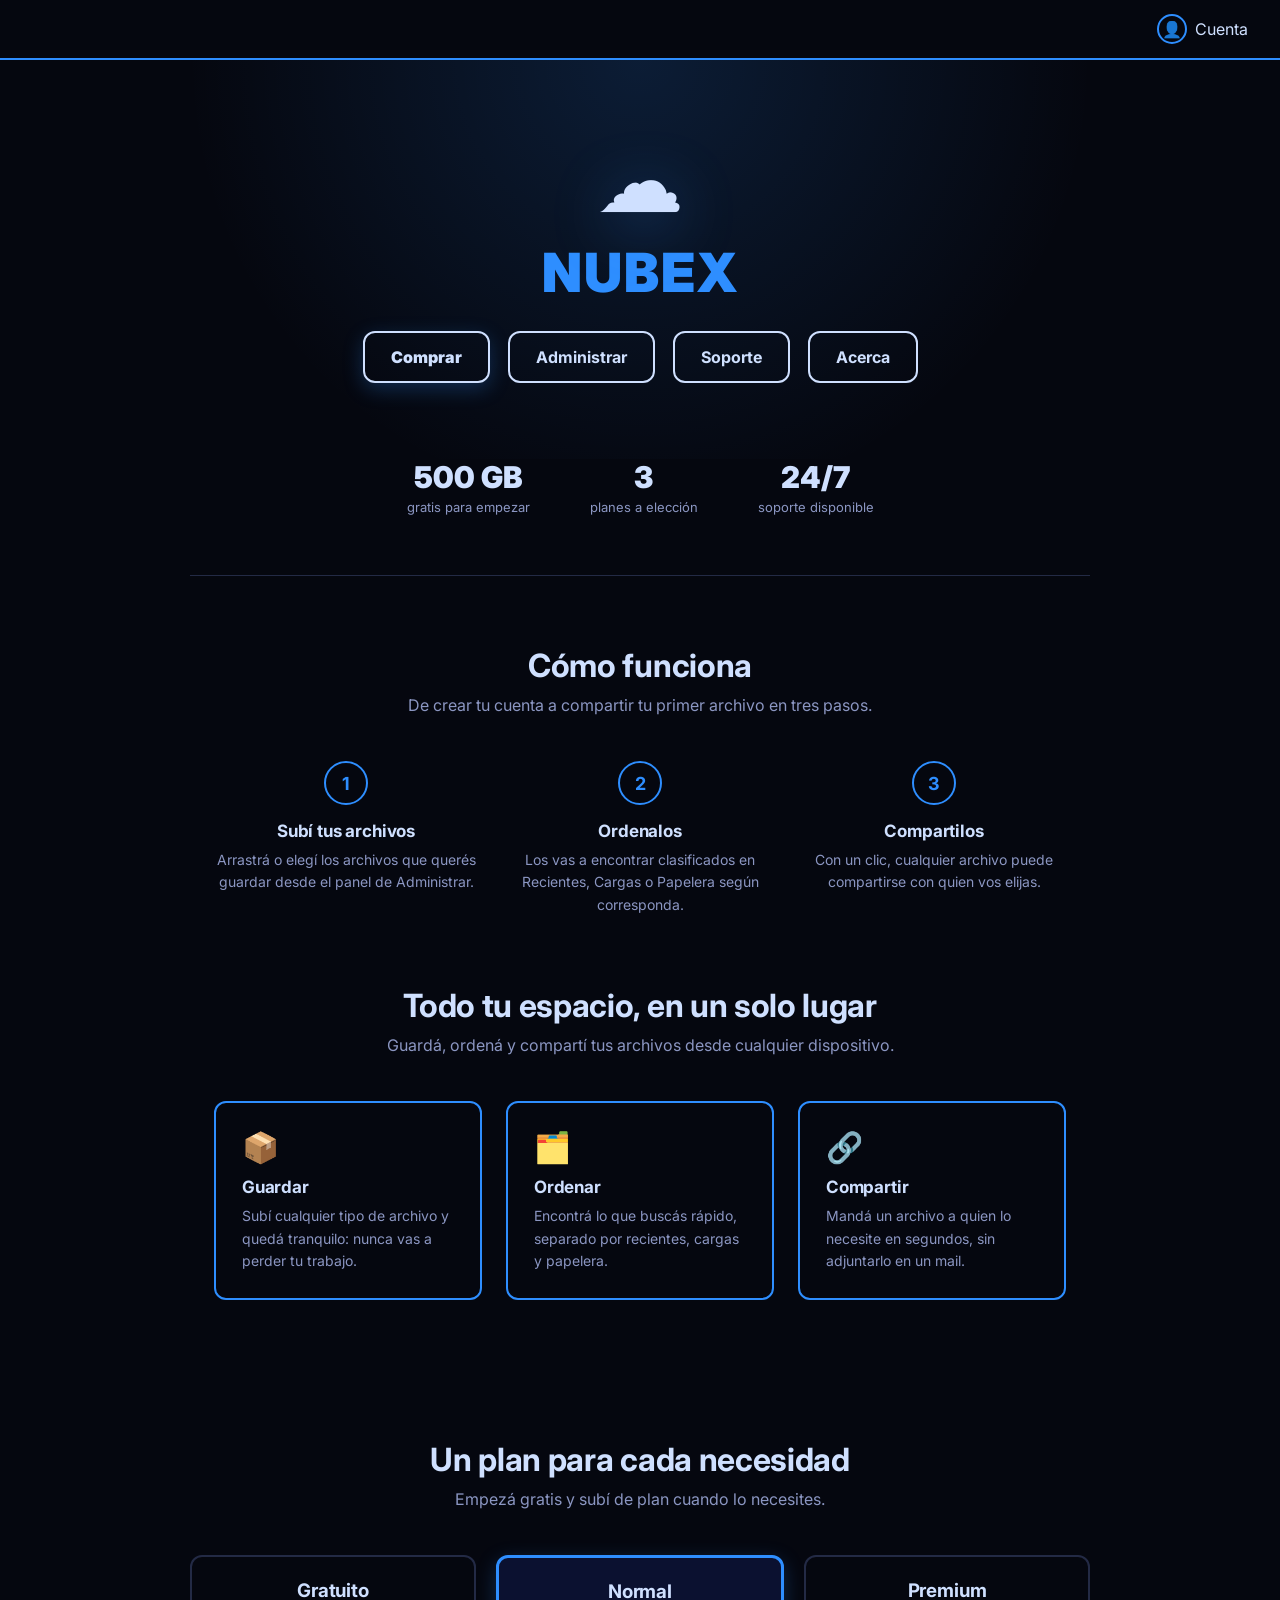
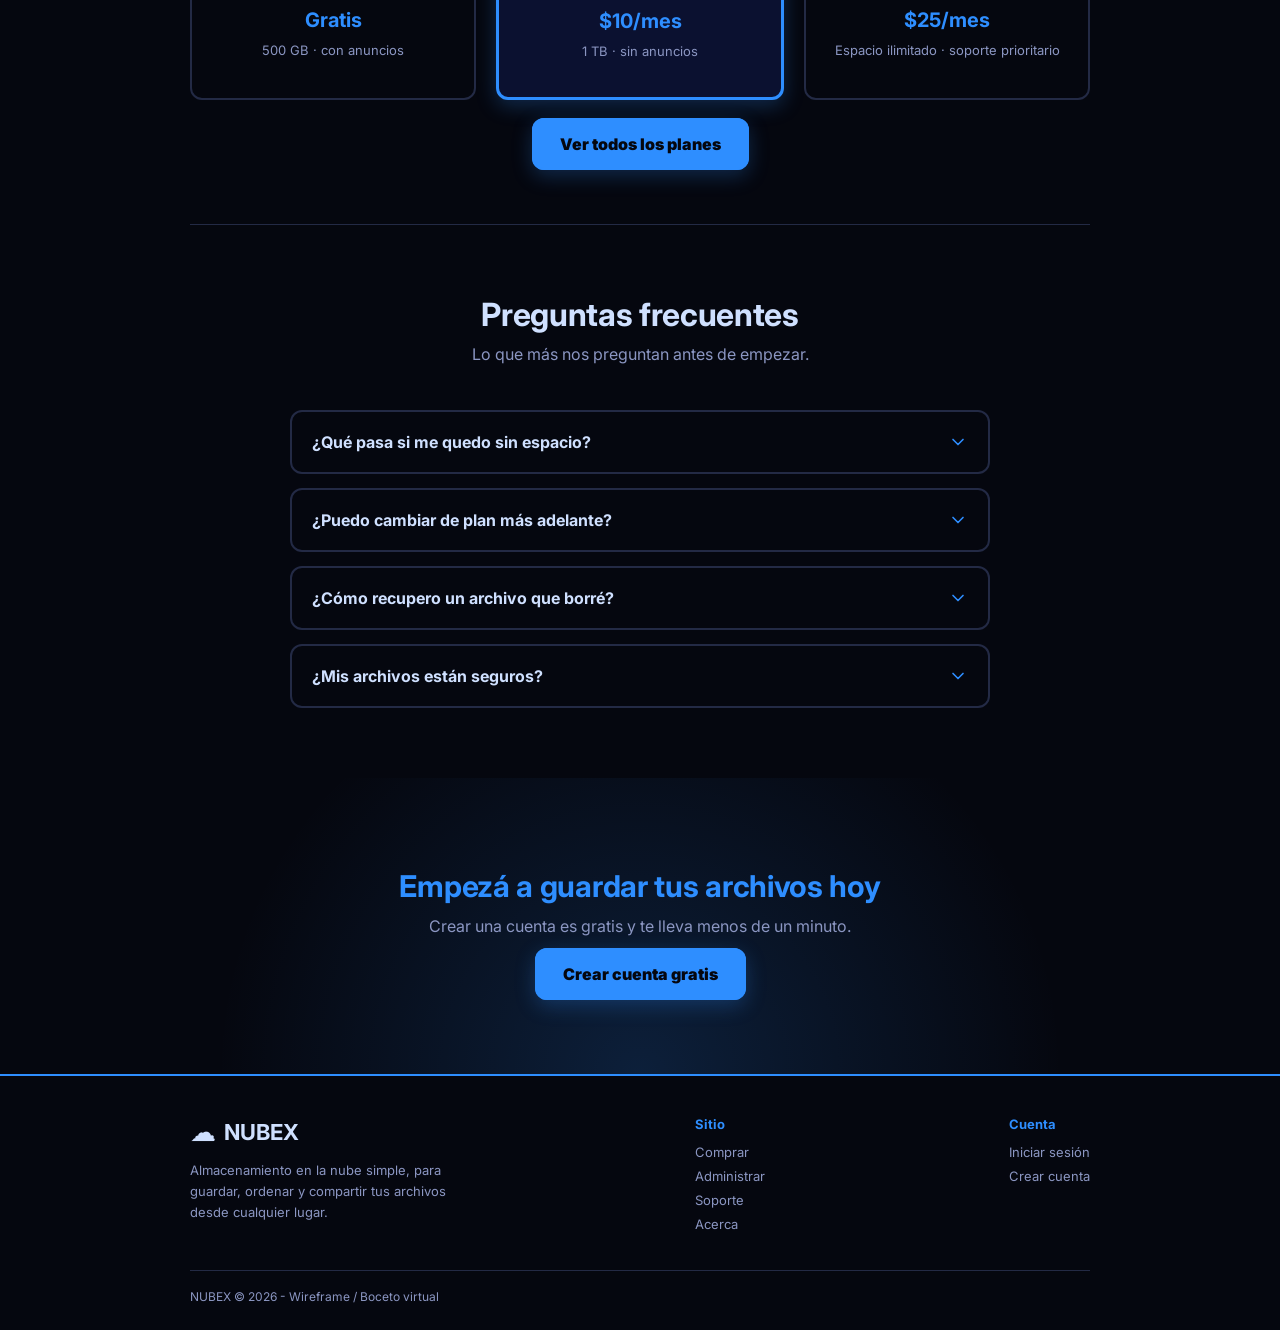
<file: index.html>
<!DOCTYPE html>
<html lang="es">
<head>
  <meta charset="UTF-8">
  <meta name="viewport" content="width=device-width, initial-scale=1.0">
  <title>NUBEX - Almacenamiento en la nube</title>
  <!-- Enlazamos la hoja de estilos compartida -->
  <link rel="preconnect" href="https://fonts.googleapis.com">
  <link rel="preconnect" href="https://fonts.gstatic.com" crossorigin>
  <link href="https://fonts.googleapis.com/css2?family=Inter:wght@400;600;700;900&display=swap" rel="stylesheet">
  <link rel="stylesheet" href="estilos.css">
</head>
<body>

  <!-- Barra superior chica, solo con el icono de cuenta (como en el boceto) -->
  <div class="navbar">
    <div></div>
    <div></div>
    <a href="login.html" class="navbar-cuenta">
      <span class="icono-usuario">👤</span> <span class="etiqueta-cuenta">Cuenta</span>
    </a>
  </div>

  <!-- Contenido central: nube, titulo y botones (hero original, sin cambios) -->
  <div class="inicio-contenedor">
    <div class="inicio-nube">☁️</div>
    <div class="inicio-titulo">NUBEX</div>

    <div class="inicio-botones">
      <a href="comprar.html" class="boton boton-primario">Comprar</a>
      <a href="administrar.html" class="boton">Administrar</a>
      <a href="soporte.html" class="boton">Soporte</a>
      <a href="acerca.html" class="boton">Acerca</a>
    </div>
  </div>

  <!-- Franja de confianza -->
  <div class="franja-confianza">
    <div class="dato">
      <span class="dato-numero">500 GB</span>
      <span class="dato-etiqueta">gratis para empezar</span>
    </div>
    <div class="dato">
      <span class="dato-numero">3</span>
      <span class="dato-etiqueta">planes a elección</span>
    </div>
    <div class="dato">
      <span class="dato-numero">24/7</span>
      <span class="dato-etiqueta">soporte disponible</span>
    </div>
  </div>

  <!-- Como funciona -->
  <div class="seccion-landing">
    <div class="seccion-landing-titulo">
      <h2>Cómo funciona</h2>
      <p>De crear tu cuenta a compartir tu primer archivo en tres pasos.</p>
    </div>
    <div class="pasos-contenedor">
      <div class="paso">
        <div class="paso-numero">1</div>
        <h3>Subí tus archivos</h3>
        <p>Arrastrá o elegí los archivos que querés guardar desde el panel de Administrar.</p>
      </div>
      <div class="paso">
        <div class="paso-numero">2</div>
        <h3>Ordenalos</h3>
        <p>Los vas a encontrar clasificados en Recientes, Cargas o Papelera según corresponda.</p>
      </div>
      <div class="paso">
        <div class="paso-numero">3</div>
        <h3>Compartilos</h3>
        <p>Con un clic, cualquier archivo puede compartirse con quien vos elijas.</p>
      </div>
    </div>
  </div>

  <!-- Beneficios -->
  <div class="seccion-landing seccion-landing-sin-borde">
    <div class="seccion-landing-titulo">
      <h2>Todo tu espacio, en un solo lugar</h2>
      <p>Guardá, ordená y compartí tus archivos desde cualquier dispositivo.</p>
    </div>
    <div class="beneficios-contenedor">
      <div class="beneficio-tarjeta">
        <div class="beneficio-icono">📦</div>
        <h3>Guardar</h3>
        <p>Subí cualquier tipo de archivo y quedá tranquilo: nunca vas a perder tu trabajo.</p>
      </div>
      <div class="beneficio-tarjeta">
        <div class="beneficio-icono">🗂️</div>
        <h3>Ordenar</h3>
        <p>Encontrá lo que buscás rápido, separado por recientes, cargas y papelera.</p>
      </div>
      <div class="beneficio-tarjeta">
        <div class="beneficio-icono">🔗</div>
        <h3>Compartir</h3>
        <p>Mandá un archivo a quien lo necesite en segundos, sin adjuntarlo en un mail.</p>
      </div>
    </div>
  </div>

  <!-- Resumen de planes -->
  <div class="franja-planes">
    <div class="seccion-landing-titulo">
      <h2>Un plan para cada necesidad</h2>
      <p>Empezá gratis y subí de plan cuando lo necesites.</p>
    </div>
    <div class="franja-planes-tarjetas">
      <div class="plan-mini">
        <h3>Gratuito</h3>
        <div class="plan-mini-precio">Gratis</div>
        <div class="plan-mini-detalle">500 GB · con anuncios</div>
      </div>
      <div class="plan-mini destacado">
        <h3>Normal</h3>
        <div class="plan-mini-precio">$10/mes</div>
        <div class="plan-mini-detalle">1 TB · sin anuncios</div>
      </div>
      <div class="plan-mini">
        <h3>Premium</h3>
        <div class="plan-mini-precio">$25/mes</div>
        <div class="plan-mini-detalle">Espacio ilimitado · soporte prioritario</div>
      </div>
    </div>
    <div class="franja-planes-cta">
      <a href="comprar.html" class="boton boton-primario">Ver todos los planes</a>
    </div>
  </div>

  <!-- Preguntas frecuentes -->
  <div class="seccion-landing">
    <div class="seccion-landing-titulo">
      <h2>Preguntas frecuentes</h2>
      <p>Lo que más nos preguntan antes de empezar.</p>
    </div>
    <div class="faq-contenedor">
      <details class="faq-item">
        <summary>
          ¿Qué pasa si me quedo sin espacio?
          <svg class="faq-flecha" viewBox="0 0 24 24" fill="none" aria-hidden="true">
            <path d="M6 9l6 6 6-6" stroke="currentColor" stroke-width="2" stroke-linecap="round" stroke-linejoin="round"/>
          </svg>
        </summary>
        <p>Te avisamos antes de que se llene. Podés borrar archivos de la papelera o mejorar tu plan en cualquier momento desde Comprar.</p>
      </details>
      <details class="faq-item">
        <summary>
          ¿Puedo cambiar de plan más adelante?
          <svg class="faq-flecha" viewBox="0 0 24 24" fill="none" aria-hidden="true">
            <path d="M6 9l6 6 6-6" stroke="currentColor" stroke-width="2" stroke-linecap="round" stroke-linejoin="round"/>
          </svg>
        </summary>
        <p>Sí, podés subir o bajar de plan cuando quieras desde la sección Comprar. El espacio se actualiza al instante.</p>
      </details>
      <details class="faq-item">
        <summary>
          ¿Cómo recupero un archivo que borré?
          <svg class="faq-flecha" viewBox="0 0 24 24" fill="none" aria-hidden="true">
            <path d="M6 9l6 6 6-6" stroke="currentColor" stroke-width="2" stroke-linecap="round" stroke-linejoin="round"/>
          </svg>
        </summary>
        <p>Mientras no lo borres definitivamente, va a estar esperándote en la sección Papelera del panel de Administrar.</p>
      </details>
      <details class="faq-item">
        <summary>
          ¿Mis archivos están seguros?
          <svg class="faq-flecha" viewBox="0 0 24 24" fill="none" aria-hidden="true">
            <path d="M6 9l6 6 6-6" stroke="currentColor" stroke-width="2" stroke-linecap="round" stroke-linejoin="round"/>
          </svg>
        </summary>
        <p>Este sitio es un trabajo práctico educativo: guarda todo en el almacenamiento local de tu propio navegador, no en un servidor real.</p>
      </details>
    </div>
  </div>

  <!-- Llamado a la accion final -->
  <div class="cta-final">
    <h2>Empezá a guardar tus archivos hoy</h2>
    <p>Crear una cuenta es gratis y te lleva menos de un minuto.</p>
    <a href="registro.html" class="boton boton-primario">Crear cuenta gratis</a>
  </div>

  <!-- Pie de pagina -->
  <div class="pie-pagina-landing">
    <div class="pie-pagina-landing-columnas">
      <div class="pie-pagina-landing-marca">
        <a href="index.html" class="navbar-logo">
          <span class="icono-nube">☁️</span> NUBEX
        </a>
        <p>Almacenamiento en la nube simple, para guardar, ordenar y compartir tus archivos desde cualquier lugar.</p>
      </div>
      <div class="pie-pagina-landing-links">
        <h4>Sitio</h4>
        <a href="comprar.html">Comprar</a>
        <a href="administrar.html">Administrar</a>
        <a href="soporte.html">Soporte</a>
        <a href="acerca.html">Acerca</a>
      </div>
      <div class="pie-pagina-landing-links">
        <h4>Cuenta</h4>
        <a href="login.html">Iniciar sesión</a>
        <a href="registro.html">Crear cuenta</a>
      </div>
    </div>
    <div class="pie-pagina-landing-copy">
      NUBEX © 2026 - Wireframe / Boceto virtual
    </div>
  </div>

  <script src="comun.js"></script>
</body>
</html>
</file>
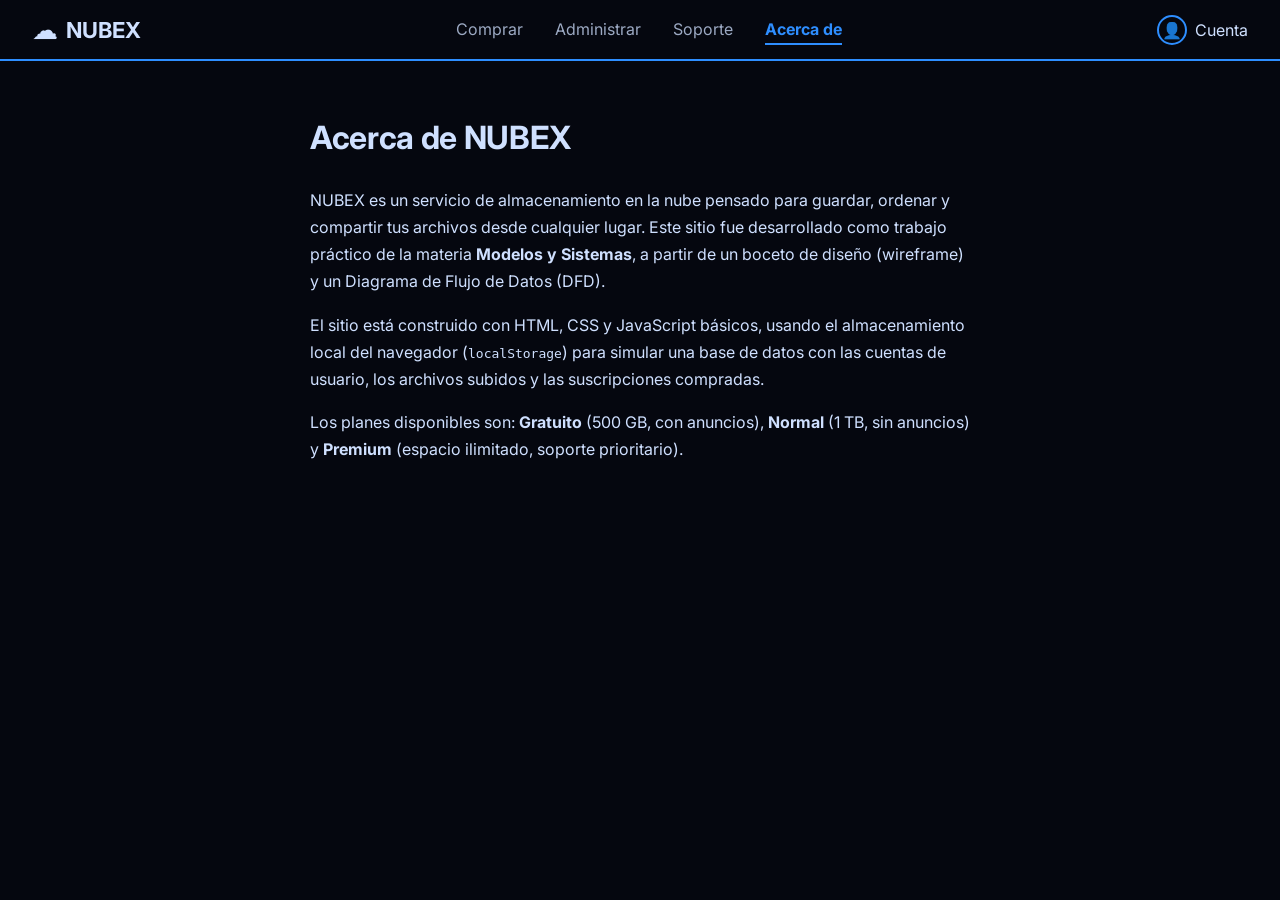
<file: acerca.html>
<!DOCTYPE html>
<html lang="es">
<head>
  <meta charset="UTF-8">
  <meta name="viewport" content="width=device-width, initial-scale=1.0">
  <title>NUBEX - Acerca de</title>
  <link rel="preconnect" href="https://fonts.googleapis.com">
  <link rel="preconnect" href="https://fonts.gstatic.com" crossorigin>
  <link href="https://fonts.googleapis.com/css2?family=Inter:wght@400;600;700;900&display=swap" rel="stylesheet">
  <link rel="stylesheet" href="estilos.css">
</head>
<body>

  <div class="navbar">
    <a href="index.html" class="navbar-logo">
      <span class="icono-nube">☁️</span> NUBEX
    </a>
    <div class="navbar-links">
      <a href="comprar.html">Comprar</a>
      <a href="administrar.html">Administrar</a>
      <a href="soporte.html">Soporte</a>
      <a href="acerca.html" class="activo">Acerca de</a>
    </div>
    <a href="login.html" class="navbar-cuenta">
      <span class="icono-usuario">👤</span> <span class="etiqueta-cuenta">Cuenta</span>
    </a>
  </div>

  <div class="acerca-contenedor">
    <h1>Acerca de NUBEX</h1>
    <p>
      NUBEX es un servicio de almacenamiento en la nube pensado para guardar,
      ordenar y compartir tus archivos desde cualquier lugar. Este sitio fue
      desarrollado como trabajo práctico de la materia <strong>Modelos y
      Sistemas</strong>, a partir de un boceto de diseño (wireframe) y un
      Diagrama de Flujo de Datos (DFD).
    </p>
    <p>
      El sitio está construido con HTML, CSS y JavaScript básicos, usando el
      almacenamiento local del navegador (<code>localStorage</code>) para
      simular una base de datos con las cuentas de usuario, los archivos
      subidos y las suscripciones compradas.
    </p>
    <p>
      Los planes disponibles son: <strong>Gratuito</strong> (500 GB, con
      anuncios), <strong>Normal</strong> (1 TB, sin anuncios) y
      <strong>Premium</strong> (espacio ilimitado, soporte prioritario).
    </p>
  </div>

  <script src="comun.js"></script>
</body>
</html>
</file>
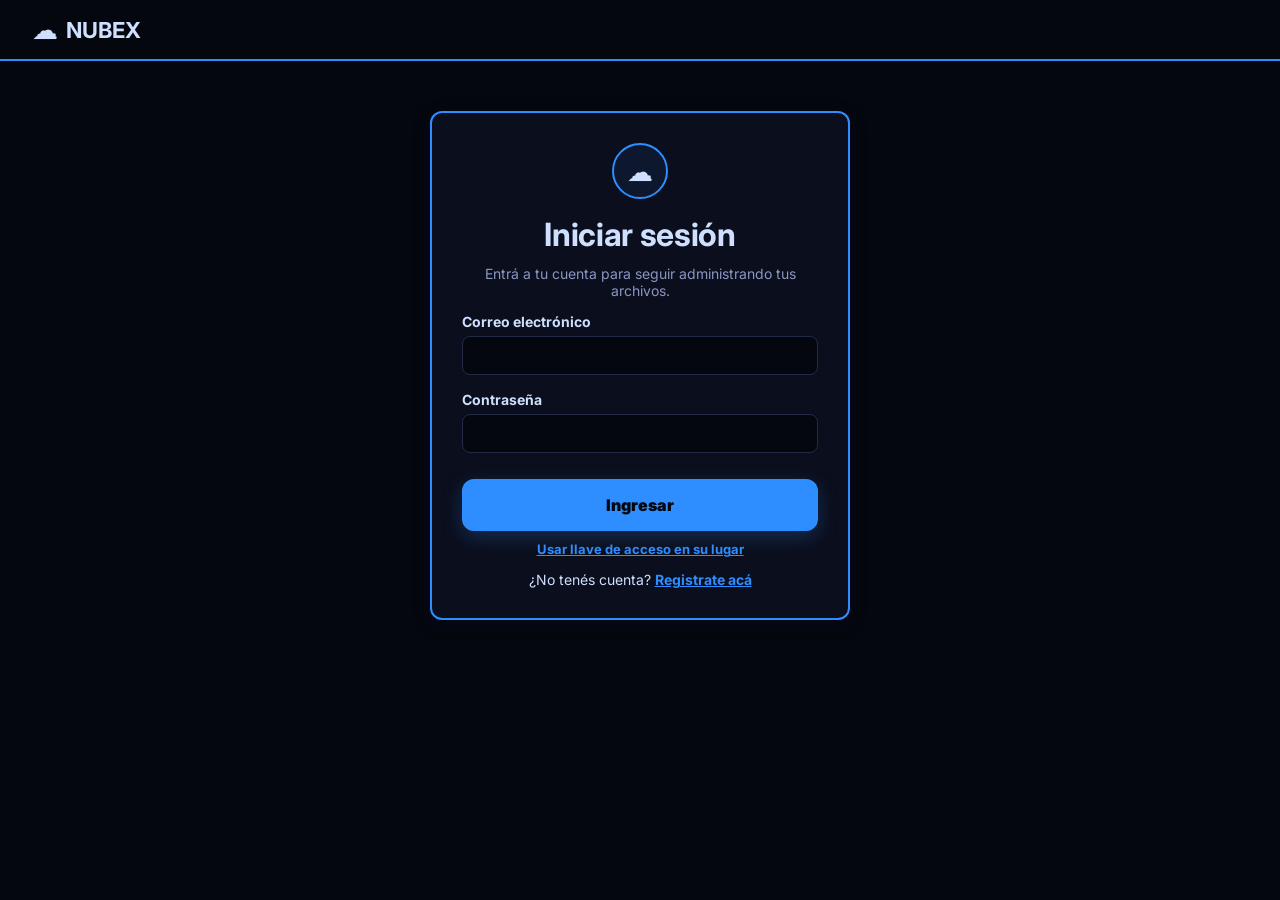
<file: comprar.html>
<!DOCTYPE html>
<html lang="es">
<head>
  <meta charset="UTF-8">
  <!-- Si no hay sesion iniciada, redirige a login.html ANTES de que
       se dibuje nada de esta pagina (evita que se pueda usar sin cuenta) -->
  <script>
    if (!localStorage.getItem("nubex_sesion")) {
      window.location.replace("login.html");
    }
  </script>
  <meta name="viewport" content="width=device-width, initial-scale=1.0">
  <title>NUBEX - Comprar</title>
  <link rel="preconnect" href="https://fonts.googleapis.com">
  <link rel="preconnect" href="https://fonts.gstatic.com" crossorigin>
  <link href="https://fonts.googleapis.com/css2?family=Inter:wght@400;600;700;900&display=swap" rel="stylesheet">
  <link rel="stylesheet" href="estilos.css">
</head>
<body>

  <!-- Barra de navegacion superior, igual en todas las paginas internas -->
  <div class="navbar">
    <a href="index.html" class="navbar-logo">
      <span class="icono-nube">☁️</span> NUBEX
    </a>
    <div class="navbar-links">
      <a href="comprar.html" class="activo">Comprar</a>
      <a href="administrar.html">Administrar</a>
      <a href="soporte.html">Soporte</a>
      <a href="acerca.html">Acerca</a>
    </div>
    <a href="login.html" class="navbar-cuenta">
      <span class="icono-usuario">👤</span> <span class="etiqueta-cuenta">Cuenta</span>
    </a>
  </div>

  <!-- Las 3 tarjetas de planes. Cada boton tiene "data-plan" con el
       nombre exacto del plan, que usa script.js para saber cual elegiste -->
  <div class="planes-contenedor">

    <div class="plan-tarjeta">
      <h2>Plan Normal</h2>
      <hr>
      <ul>
        <li>1TB de espacio</li>
        <li>Soporte no prioritario</li>
        <li>Libre de anuncios</li>
      </ul>
      <div class="plan-precio">$10/mes &nbsp;•&nbsp; $90/año</div>
      <button class="boton boton-primario boton-elegir-plan plan-elegir" data-plan="Plan Normal">
        Elegir plan
      </button>
    </div>

    <div class="plan-tarjeta">
      <h2>Plan Premium</h2>
      <hr>
      <ul>
        <li>Espacio ilimitado</li>
        <li>Soporte prioritario</li>
        <li>Libre de anuncios</li>
      </ul>
      <div class="plan-precio">$25/mes &nbsp;•&nbsp; $190/año</div>
      <button class="boton boton-primario boton-elegir-plan plan-elegir" data-plan="Plan Premium">
        Elegir plan
      </button>
    </div>

    <div class="plan-tarjeta">
      <h2>Plan Gratuito</h2>
      <hr>
      <ul>
        <li>500 GB de espacio</li>
        <li>Soporte no prioritario</li>
        <li>Con anuncios</li>
      </ul>
      <div class="plan-precio">Gratis</div>
      <button class="boton boton-elegir-plan plan-elegir" data-plan="Plan Gratuito">
        Elegir plan
      </button>
    </div>

  </div>

  <div class="pie-pagina">NUBEX © 2026 - Wireframe / Boceto virtual</div>

  <script src="comun.js"></script>
  <script src="comprar.js"></script>
</body>
</html>
</file>
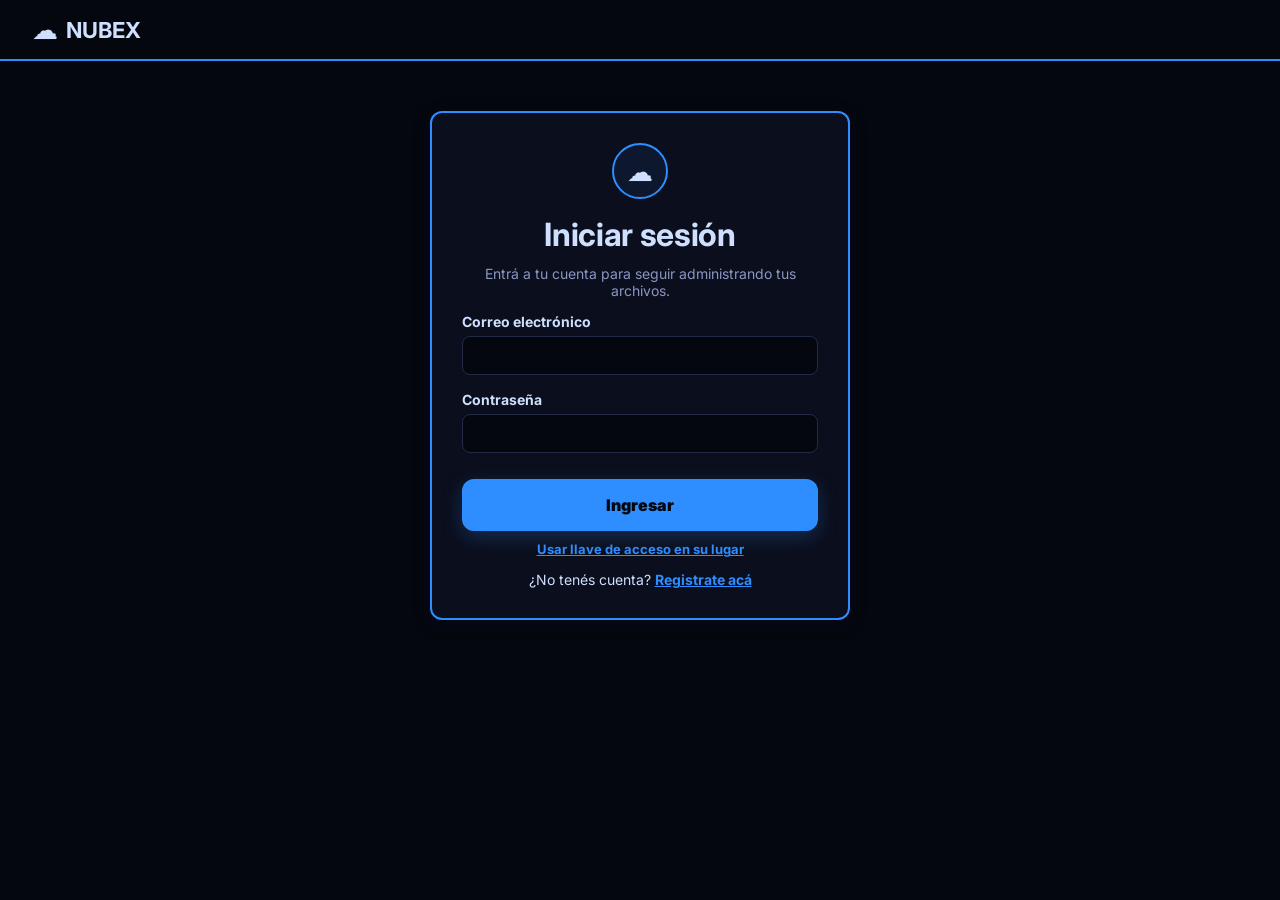
<file: login.html>
<!DOCTYPE html>
<html lang="es">
<head>
  <meta charset="UTF-8">
  <meta name="viewport" content="width=device-width, initial-scale=1.0">
  <title>NUBEX - Iniciar sesión</title>
  <link rel="preconnect" href="https://fonts.googleapis.com">
  <link rel="preconnect" href="https://fonts.gstatic.com" crossorigin>
  <link href="https://fonts.googleapis.com/css2?family=Inter:wght@400;600;700;900&display=swap" rel="stylesheet">
  <link rel="stylesheet" href="estilos.css">
</head>
<body>

  <div class="navbar">
    <a href="index.html" class="navbar-logo">
      <span class="icono-nube">☁️</span> NUBEX
    </a>
    <div class="navbar-links"></div>
    <div></div>
  </div>

  <div class="formulario-contenedor">
    <div class="icono-circular"><span>☁️</span></div>
    <h1>Iniciar sesión</h1>
    <p class="subtitulo">Entrá a tu cuenta para seguir administrando tus archivos.</p>

    <!-- comun.js / login.js escriben aca los mensajes de error o exito -->
    <div id="mensaje-login" class="mensaje"></div>

    <form id="form-login">
      <div class="campo-formulario">
        <label for="correo_electronico">Correo electrónico</label>
        <input type="email" id="correo_electronico" maxlength="70" required>
      </div>

      <div class="campo-formulario">
        <label for="password">Contraseña</label>
        <input type="password" id="password" maxlength="10" required>
      </div>

      <button type="submit" class="boton boton-primario">Ingresar</button>
    </form>

    <!-- Opcion alternativa: entrar con "llave de acceso" en vez de password.
         Arranca oculta: el boton de abajo alterna entre esta y el form de arriba,
         en vez de mostrar las dos formas de entrar apiladas todo el tiempo. -->
    <div id="bloque-llave-acceso" hidden>
      <div class="campo-formulario">
        <label for="llave_acceso">Llave de acceso</label>
        <input type="text" id="llave_acceso" maxlength="30" placeholder="Pegá o escribí tu llave">
      </div>
      <button type="button" id="boton-llave-acceso" class="boton boton-primario">
        Ingresar con llave
      </button>
    </div>

    <button type="button" id="boton-alternar-acceso" class="enlace-alternar">
      Usar llave de acceso en su lugar
    </button>

    <div class="enlace-secundario">
      ¿No tenés cuenta? <a href="registro.html">Registrate acá</a>
    </div>
  </div>

  <script src="comun.js"></script>
  <script src="login.js"></script>
</body>
</html>
</file>
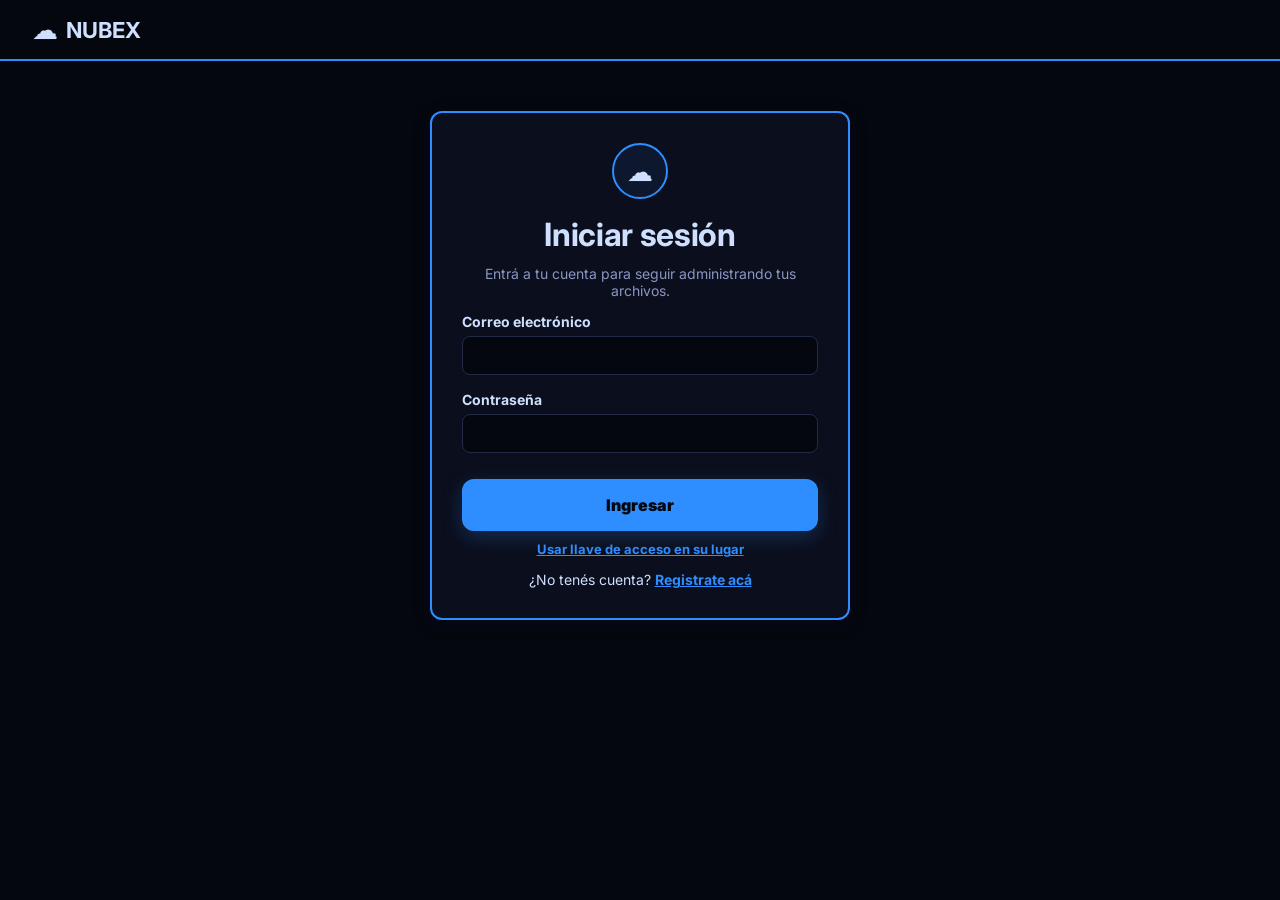
<file: pago.html>
<!DOCTYPE html>
<html lang="es">
<head>
  <meta charset="UTF-8">
  <!-- Si no hay sesion iniciada, redirige a login.html ANTES de que
       se dibuje nada de esta pagina (evita que se pueda usar sin cuenta) -->
  <script>
    if (!localStorage.getItem("nubex_sesion")) {
      window.location.replace("login.html");
    }
  </script>
  <meta name="viewport" content="width=device-width, initial-scale=1.0">
  <title>NUBEX - Pago</title>
  <link rel="preconnect" href="https://fonts.googleapis.com">
  <link rel="preconnect" href="https://fonts.gstatic.com" crossorigin>
  <link href="https://fonts.googleapis.com/css2?family=Inter:wght@400;600;700;900&display=swap" rel="stylesheet">
  <link rel="stylesheet" href="estilos.css">
</head>
<body>

  <div class="navbar">
    <a href="index.html" class="navbar-logo">
      <span class="icono-nube">☁️</span> NUBEX
    </a>
    <div class="navbar-links">
      <a href="comprar.html" class="activo">Comprar</a>
      <a href="administrar.html">Administrar</a>
      <a href="soporte.html">Soporte</a>
      <a href="acerca.html">Acerca</a>
    </div>
    <a href="login.html" class="navbar-cuenta">
      <span class="icono-usuario">👤</span> <span class="etiqueta-cuenta">Cuenta</span>
    </a>
  </div>

  <div class="formulario-contenedor">
    <h1>Finalizar compra</h1>
    <p class="subtitulo">
      Estas suscribiendo al <strong id="etiqueta-plan-elegido">...</strong>
    </p>

    <!-- Este mensaje lo muestra script.js segun si el pago sale bien o mal -->
    <div id="mensaje-pago" class="mensaje"></div>

    <form id="form-pago">

      <div class="campo-formulario">
        <label for="nombre_suscriptor">Nombre del titular</label>
        <input type="text" id="nombre_suscriptor" maxlength="30" required>
      </div>

      <div class="campo-formulario">
        <label for="num_tarjeta">Número de tarjeta (16 dígitos)</label>
        <input
          type="text"
          id="num_tarjeta"
          inputmode="numeric"
          pattern="[0-9]{16}"
          maxlength="16"
          placeholder="0000000000000000"
          required>
      </div>

      <div class="fila-doble">
        <div class="campo-formulario">
          <label for="expir_tarjeta">Vencimiento (MM/AA)</label>
          <input
          type="text"
          id="expir_tarjeta"
          inputmode="numeric"
          pattern="(0[1-9]|1[0-2])\/[0-9]{2}"
          maxlength="5"
          placeholder="MM/AA"
          required>
        </div>
        <div class="campo-formulario">
          <label for="cvv_tarjeta">CVV</label>
          <input
          type="text"
          id="cvv_tarjeta"
          inputmode="numeric"
          pattern="[0-9]{3}"
          maxlength="3"
          placeholder="123"
          required>
        </div>
      </div>

      <div class="campo-formulario">
        <label for="direc_user">Dirección</label>
        <input type="text" id="direc_user" maxlength="30" required>
      </div>

      <div class="campo-formulario">
        <label for="direc2_user">Dirección 2 (opcional)</label>
        <input type="text" id="direc2_user" maxlength="30">
      </div>

      <div class="fila-doble">
        <div class="campo-formulario">
          <label for="pais">País</label>
          <input type="text" id="pais" maxlength="20" required>
        </div>
        <div class="campo-formulario">
          <label for="provincia">Provincia</label>
          <input type="text" id="provincia" maxlength="20" required>
        </div>
      </div>

      <div class="campo-formulario">
        <label for="codigo_postal">Código postal</label>
        <input
        type="text"
        id="codigo_postal"
        minlength="3"
        maxlength="10"
        placeholder="Ej: 1900 o C1425"
        required>
      </div>

      <button type="submit" class="boton boton-primario">Confirmar pago</button>
    </form>
  </div>

  <script src="comun.js"></script>
  <script src="pago.js"></script>
</body>
</html>
</file>
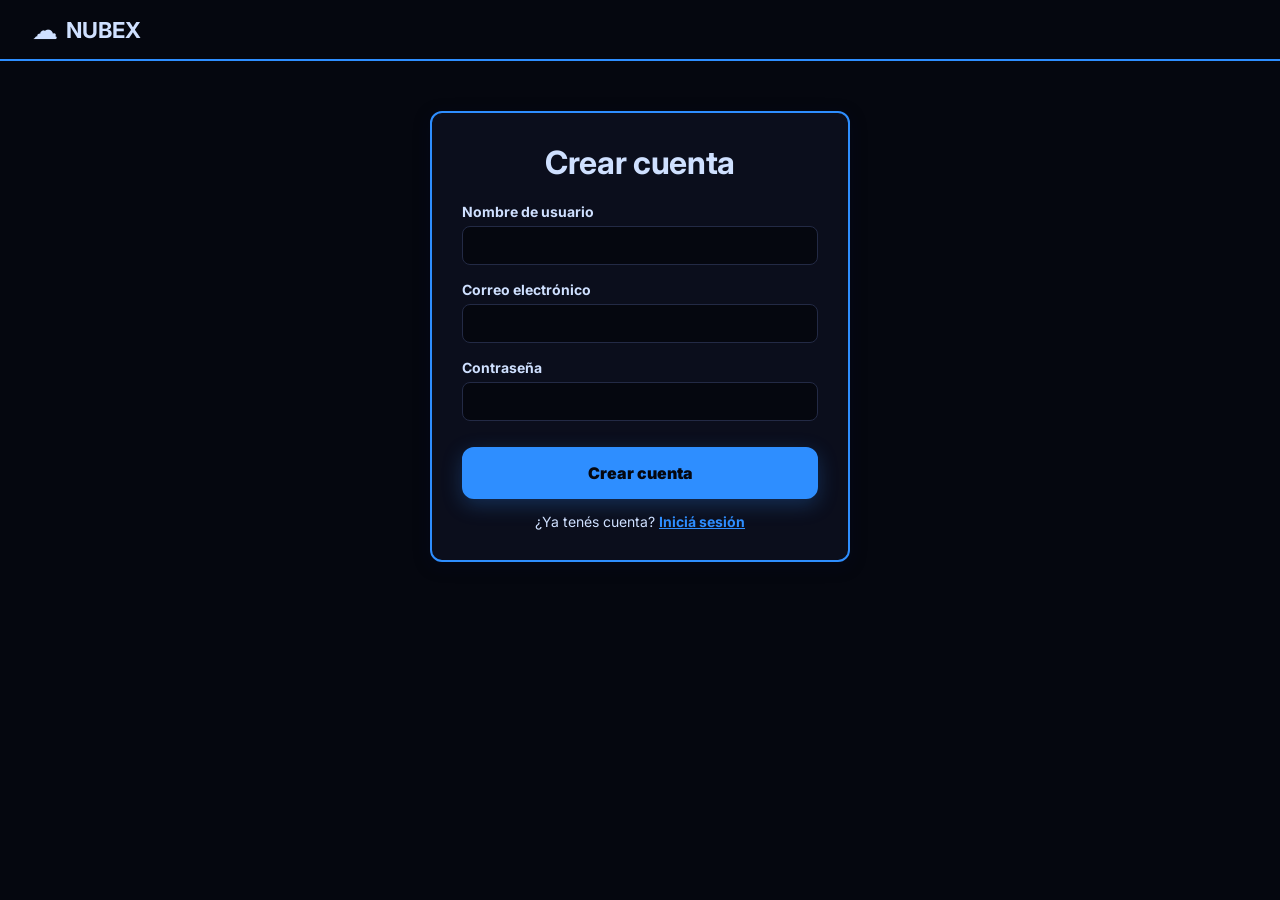
<file: registro.html>
<!DOCTYPE html>
<html lang="es">
<head>
  <meta charset="UTF-8">
  <meta name="viewport" content="width=device-width, initial-scale=1.0">
  <title>NUBEX - Crear cuenta</title>
  <link rel="preconnect" href="https://fonts.googleapis.com">
  <link rel="preconnect" href="https://fonts.gstatic.com" crossorigin>
  <link href="https://fonts.googleapis.com/css2?family=Inter:wght@400;600;700;900&display=swap" rel="stylesheet">
  <link rel="stylesheet" href="estilos.css">
</head>
<body>

  <div class="navbar">
    <a href="index.html" class="navbar-logo">
      <span class="icono-nube">☁️</span> NUBEX
    </a>
    <div class="navbar-links"></div>
    <div></div>
  </div>

  <div class="formulario-contenedor">
    <h1>Crear cuenta</h1>

    <div id="mensaje-registro" class="mensaje"></div>

    <form id="form-registro">
      <div class="campo-formulario">
        <label for="username_nuevo">Nombre de usuario</label>
        <input type="text" id="username_nuevo" maxlength="10" required>
      </div>

      <div class="campo-formulario">
        <label for="mail_nuevo">Correo electrónico</label>
        <input type="email" id="mail_nuevo" maxlength="70" required>
      </div>

      <div class="campo-formulario">
        <label for="password_nuevo">Contraseña</label>
        <input type="password" id="password_nuevo" maxlength="10" required>
      </div>

      <button type="submit" class="boton boton-primario">Crear cuenta</button>
    </form>

    <div class="enlace-secundario">
      ¿Ya tenés cuenta? <a href="login.html">Iniciá sesión</a>
    </div>
  </div>

  <script src="comun.js"></script>
  <script src="registro.js"></script>
</body>
</html>
</file>
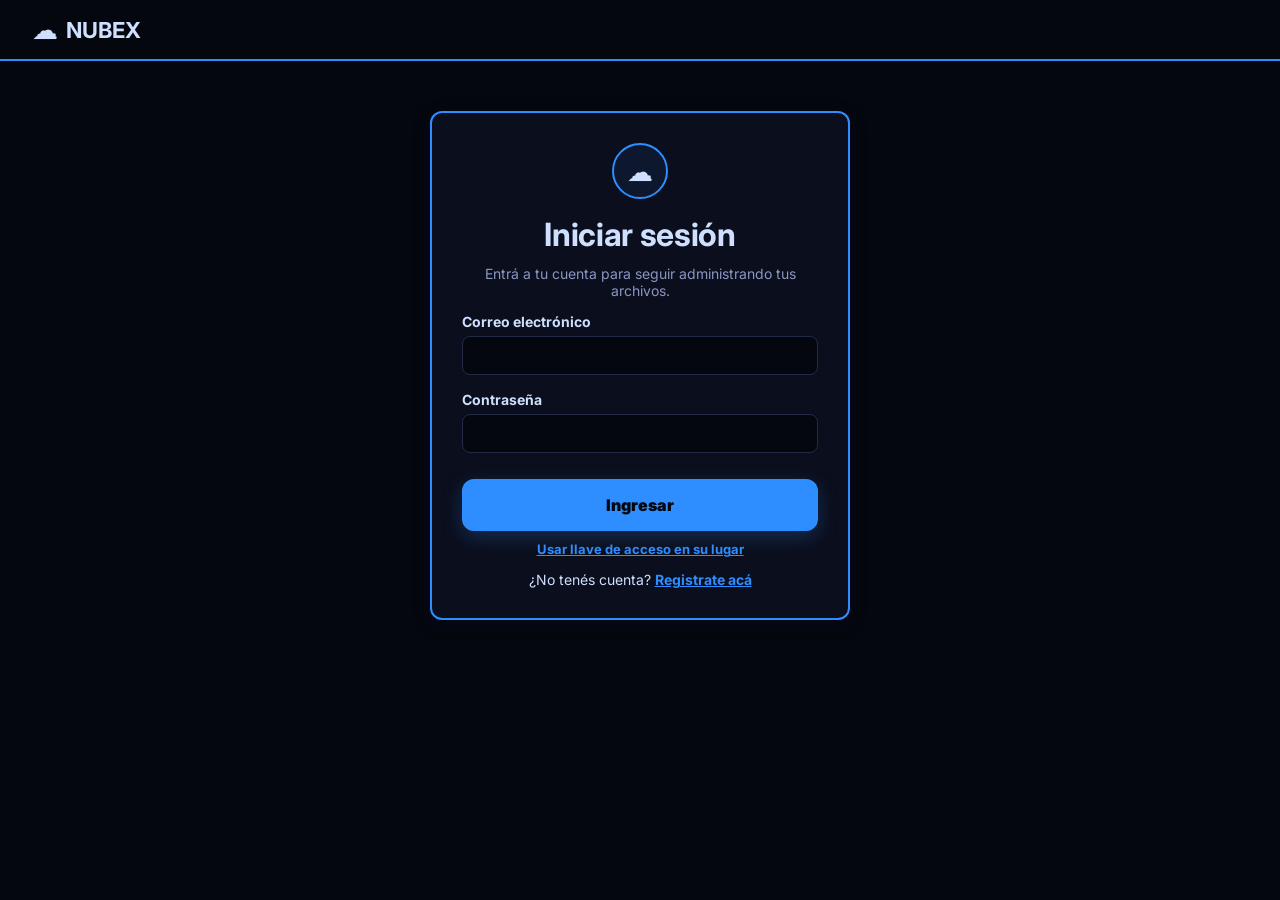
<file: soporte.html>
<!DOCTYPE html>
<html lang="es">
<head>
  <meta charset="UTF-8">
  <!-- Si no hay sesion iniciada, redirige a login.html ANTES de que
       se dibuje nada de esta pagina (evita que se pueda usar sin cuenta) -->
  <script>
    if (!localStorage.getItem("nubex_sesion")) {
      window.location.replace("login.html");
    }
  </script>
  <meta name="viewport" content="width=device-width, initial-scale=1.0">
  <title>NUBEX - Soporte</title>
  <link rel="preconnect" href="https://fonts.googleapis.com">
  <link rel="preconnect" href="https://fonts.gstatic.com" crossorigin>
  <link href="https://fonts.googleapis.com/css2?family=Inter:wght@400;600;700;900&display=swap" rel="stylesheet">
  <link rel="stylesheet" href="estilos.css">
</head>
<body>

  <div class="navbar">
    <a href="index.html" class="navbar-logo">
      <span class="icono-nube">☁️</span> NUBEX
    </a>
    <div class="navbar-links">
      <a href="comprar.html">Comprar</a>
      <a href="administrar.html">Administrar</a>
      <a href="soporte.html" class="activo">Soporte</a>
      <a href="acerca.html">Acerca</a>
    </div>
    <a href="login.html" class="navbar-cuenta">
      <span class="icono-usuario">👤</span> <span class="etiqueta-cuenta">Cuenta</span>
    </a>
  </div>

  <div class="formulario-contenedor">
    <h1>Contactar a soporte</h1>
    <p class="subtitulo">
      Contanos tu problema y un asesor se va a comunicar con vos.
    </p>

    <div id="mensaje-soporte" class="mensaje"></div>

    <form id="form-soporte">
      <div class="campo-formulario">
        <label for="nombre_user">Tu nombre</label>
        <input type="text" id="nombre_user" maxlength="32" required>
      </div>

      <div class="campo-formulario">
        <label for="tipo_consulta">Tipo de consulta</label>
        <select id="tipo_consulta" required>
          <option value="">Elegí una opción</option>
          <option value="pregunta">Pregunta</option>
          <option value="error">Reporte de error</option>
        </select>
      </div>

      <div class="campo-formulario">
        <label for="num_tel_user">Número de teléfono</label>
        <input type="tel" id="num_tel_user" maxlength="10" required>
      </div>

      <div class="campo-formulario">
        <label for="solicitud_user">¿En qué te podemos ayudar?</label>
        <textarea id="solicitud_user" rows="5" maxlength="1000" required></textarea>
      </div>

      <button type="submit" class="boton boton-primario">Enviar solicitud</button>
    </form>
  </div>

  <script src="comun.js"></script>
  <script src="soporte.js"></script>
</body>
</html>
</file>
<file: estilos.css>
/* ==========================================================
   ESTILOS.CSS - Hoja de estilos de NUBEX
   ==========================================================
   Hoja unica, la usan todas las paginas del sitio.
   Variables de color y tipografia arriba de todo en :root;
   para cambiar la paleta de TODO el sitio alcanza con tocar
   ahi.
   ========================================================== */

:root {
  /* --- Paleta de colores --- */
  --color-fondo: #05070f;             /* Fondo general de las paginas */
  --color-texto: #cfe0ff;             /* Texto principal */
  --color-borde: var(--color-acento); /* Bordes tipo "boceto" */
  --color-gris-suave: #0b0e1c;        /* Panel/franja un poco mas clara que el fondo */
  --color-gris-linea: #232a45;        /* Lineas divisorias */
  --color-acento: #2e8eff;            /* Azul principal ("azure tech") */
  --color-acento-suave: #5ba6ff;      /* Variante del acento para hovers/gradientes */
  --color-texto-mutado: #8b96c2;      /* Texto secundario */
  --color-exito: #2ecc71;
  --color-error: #ff5c4d;

  /* Alias historicos, se mantienen para no romper nada que los use */
  --color-oscuro: #05070f;
  --color-texto-claro: #cfe0ff;

  /* --- Tipografia ---
     "Inter" es una tipografia pensada para pantalla; si por algun
     motivo no llega a cargar (sin internet, bloqueada, etc.) cae
     prolijamente en la fuente del sistema. */
  --fuente-principal: "Inter", "Segoe UI", system-ui, Arial, sans-serif;

  /* --- Bordes y espaciados reutilizables --- */
  --radio-borde: 12px;
  --radio-borde-chico: 8px;
  --grosor-borde: 2px;

  /* --- Sombras y transiciones (nuevo: le dan profundidad y vida
     a tarjetas/botones sin cambiar la paleta ni el layout) --- */
  --sombra-suave: 0 4px 16px rgba(0, 10, 40, 0.35);
  --sombra-acento: 0 6px 20px rgba(46, 142, 255, 0.25);
  --transicion-rapida: 150ms ease;
  --transicion-suave: 220ms cubic-bezier(0.22, 1, 0.36, 1);
}

/* ==========================================================
   RESET Y BASE
   ========================================================== */
* {
  box-sizing: border-box;
}

html {
  scroll-behavior: smooth;
}

body {
  margin: 0;
  font-family: var(--fuente-principal);
  background-color: var(--color-fondo);
  color: var(--color-texto);
  -webkit-font-smoothing: antialiased;
}

a {
  color: inherit;
  text-decoration: none;
}

h1, h2, h3 {
  letter-spacing: -0.01em;
}

/* Un solo estilo de foco, consistente en todo el sitio, visible
   solo cuando se navega con teclado (no al hacer click con mouse) */
:focus-visible {
  outline: 2px solid var(--color-acento-suave);
  outline-offset: 2px;
}

/* ==========================================================
   BOTONES Y TARJETAS (estilo "boceto": bordes finos redondeados)
   ========================================================== */
.boton {
  border: var(--grosor-borde) solid var(--color-borde);
  border-radius: var(--radio-borde);
  background-color: var(--color-fondo);
  color: var(--color-texto);
  padding: 14px 26px;
  font-size: 16px;
  font-weight: bold;
  cursor: pointer;
  font-family: var(--fuente-principal);
  transition: background-color var(--transicion-rapida), transform var(--transicion-rapida), box-shadow var(--transicion-rapida);
}

.boton:hover {
  background-color: var(--color-gris-suave);
  transform: translateY(-1px);
}

.boton:active {
  transform: translateY(0);
}

.boton-primario {
  background-color: var(--color-acento);
  color: var(--color-oscuro);
  border-color: var(--color-acento);
  font-weight: 900;
  box-shadow: var(--sombra-acento);
}

.boton-primario:hover {
  background-color: var(--color-acento-suave);
  border-color: var(--color-acento-suave);
}

.boton-chico {
  padding: 8px 14px;
  font-size: 13px;
  border-radius: var(--radio-borde-chico);
}

.boton:disabled {
  opacity: 0.5;
  cursor: not-allowed;
  transform: none;
}

/* ==========================================================
   BARRA DE NAVEGACION SUPERIOR
   ========================================================== */
.navbar {
  display: flex;
  align-items: center;
  justify-content: space-between;
  gap: 16px;
  padding: 14px 32px;
  background-color: var(--color-oscuro);
  color: var(--color-texto-claro);
  border-bottom: var(--grosor-borde) solid var(--color-acento);
  position: sticky;
  top: 0;
  z-index: 10;
}

.navbar-logo {
  display: flex;
  align-items: center;
  gap: 8px;
  font-size: 22px;
  font-weight: bold;
  color: var(--color-texto-claro);
}

.navbar-logo .icono-nube {
  font-size: 26px;
}

.navbar-links {
  display: flex;
  gap: 32px;
  font-size: 16px;
}

.navbar-links a {
  color: var(--color-texto-claro);
  opacity: 0.75;
  position: relative;
  padding-bottom: 2px;
  transition: opacity var(--transicion-rapida);
}

.navbar-links a::after {
  content: "";
  position: absolute;
  left: 0;
  right: 100%;
  bottom: -4px;
  height: 2px;
  background-color: var(--color-acento);
  transition: right var(--transicion-suave);
}

.navbar-links a:hover {
  opacity: 1;
}

.navbar-links a:hover::after {
  right: 0;
}

.navbar-links a.activo {
  font-weight: bold;
  color: var(--color-acento);
  opacity: 1;
}

.navbar-links a.activo::after {
  right: 0;
}

.navbar-cuenta {
  display: flex;
  align-items: center;
  gap: 8px;
  font-size: 16px;
  color: var(--color-texto-claro);
  transition: opacity var(--transicion-rapida);
}

.navbar-cuenta:hover {
  opacity: 0.85;
}

.navbar-cuenta .icono-usuario {
  border: var(--grosor-borde) solid var(--color-acento);
  color: var(--color-acento);
  border-radius: 50%;
  width: 30px;
  height: 30px;
  display: flex;
  align-items: center;
  justify-content: center;
}

/* ==========================================================
   PAGINA DE INICIO (index.html) - hero
   ========================================================== */
.inicio-contenedor {
  display: flex;
  flex-direction: column;
  align-items: center;
  justify-content: center;
  text-align: center;
  padding: 76px 20px;
  background:
    radial-gradient(circle at 50% 0%, rgba(46, 142, 255, 0.16), transparent 60%),
    var(--color-oscuro);
  color: var(--color-texto-claro);
}

.inicio-contenedor .boton {
  background-color: transparent;
  color: var(--color-texto-claro);
  border-color: var(--color-texto-claro);
}

.inicio-contenedor .boton:hover {
  background-color: rgba(242, 244, 255, 0.1);
}

.inicio-nube {
  font-size: 88px;
  line-height: 1;
  margin-bottom: 8px;
  filter: drop-shadow(0 10px 30px rgba(46, 142, 255, 0.35));
}

.inicio-titulo {
  font-size: clamp(36px, 7vw, 54px);
  font-weight: 900;
  letter-spacing: 2px;
  margin: 8px 0 26px 0;
  color: var(--color-acento);
}

.inicio-botones {
  display: flex;
  gap: 18px;
  flex-wrap: wrap;
  justify-content: center;
}

/* ==========================================================
   LANDING PAGE (index.html) - secciones debajo del hero
   ========================================================== */
.franja-confianza {
  display: flex;
  justify-content: center;
  align-items: center;
  gap: 60px;
  flex-wrap: wrap;
  width: 100%;
  margin: 0 auto;
  padding: 0 20px 60px 20px;
  text-align: center;
}

.franja-confianza .dato {
  display: flex;
  flex-direction: column;
  align-items: center;
}

.franja-confianza .dato-numero {
  font-size: 30px;
  font-weight: 900;
}

.franja-confianza .dato-etiqueta {
  font-size: 13px;
  color: var(--color-texto-mutado);
  margin-top: 4px;
}

.seccion-landing {
  max-width: 900px;
  margin: 0 auto;
  padding: 70px 24px;
  border-top: 1px solid var(--color-gris-linea);
}

.seccion-landing-sin-borde {
  border-top: none;
  padding-top: 0;
}

.seccion-landing-titulo {
  text-align: center;
  margin-bottom: 46px;
}

.seccion-landing-titulo h2 {
  font-size: 32px;
  margin: 0 0 10px 0;
}

.seccion-landing-titulo p {
  color: var(--color-texto-mutado);
  margin: 0;
}

.pasos-contenedor {
  display: flex;
  gap: 30px;
  flex-wrap: wrap;
  justify-content: center;
}

.paso {
  flex: 1;
  min-width: 220px;
  text-align: center;
}

.paso-numero {
  width: 44px;
  height: 44px;
  margin: 0 auto 16px auto;
  border: var(--grosor-borde) solid var(--color-acento);
  color: var(--color-acento);
  border-radius: 50%;
  display: flex;
  align-items: center;
  justify-content: center;
  font-weight: bold;
  font-size: 18px;
}

.paso h3 {
  margin: 0 0 8px 0;
  font-size: 17px;
}

.paso p {
  color: var(--color-texto-mutado);
  font-size: 14px;
  line-height: 1.6;
  margin: 0;
}

.beneficios-contenedor {
  display: grid;
  grid-template-columns: repeat(auto-fit, minmax(220px, 1fr));
  gap: 24px;
}

.beneficio-tarjeta {
  border: var(--grosor-borde) solid var(--color-borde);
  border-radius: var(--radio-borde);
  padding: 26px;
  transition: transform var(--transicion-suave), box-shadow var(--transicion-suave);
}

.beneficio-tarjeta:hover {
  transform: translateY(-4px);
  box-shadow: var(--sombra-suave);
}

.beneficio-tarjeta .beneficio-icono {
  font-size: 30px;
  margin-bottom: 12px;
}

.beneficio-tarjeta h3 {
  margin: 0 0 8px 0;
  font-size: 17px;
}

.beneficio-tarjeta p {
  color: var(--color-texto-mutado);
  font-size: 14px;
  line-height: 1.6;
  margin: 0;
}

.franja-planes {
  background-color: var(--color-oscuro);
  color: var(--color-texto-claro);
  padding: 70px 24px;
}

.franja-planes .seccion-landing-titulo p {
  color: var(--color-texto-mutado);
}

.franja-planes-tarjetas {
  max-width: 900px;
  margin: 0 auto;
  display: flex;
  gap: 20px;
  flex-wrap: wrap;
  justify-content: center;
}

.plan-mini {
  background-color: var(--color-oscuro);
  flex: 1;
  min-width: 220px;
  border: var(--grosor-borde) solid var(--color-gris-linea);
  border-radius: var(--radio-borde);
  padding: 22px;
  text-align: center;
  color: var(--color-texto-claro);
  transition: transform var(--transicion-suave), border-color var(--transicion-suave);
}

.plan-mini:hover {
  transform: translateY(-4px);
}

.plan-mini.destacado {
  border-color: var(--color-acento);
  border-width: 3px;
  background-color: #0b1130;
  box-shadow: var(--sombra-acento);
}

.plan-mini h3 {
  margin: 0 0 6px 0;
}

.plan-mini .plan-mini-precio {
  font-weight: bold;
  font-size: 20px;
  margin-bottom: 10px;
  color: var(--color-acento);
}

.plan-mini .plan-mini-detalle {
  color: var(--color-texto-mutado);
  font-size: 13px;
  margin-bottom: 16px;
}

.franja-planes-cta {
  text-align: center;
  margin-top: 34px;
}

.cta-final {
  text-align: center;
  padding: 90px 24px;
  background:
    radial-gradient(circle at 50% 100%, rgba(46, 142, 255, 0.18), transparent 60%),
    var(--color-oscuro);
  color: var(--color-texto-claro);
}

.cta-final h2 {
  font-size: 30px;
  margin: 0 0 12px 0;
  color: var(--color-acento);
}

.cta-final p {
  color: var(--color-texto-mutado);
  margin: 0 0 28px 0;
}

.pie-pagina-landing {
  background-color: var(--color-oscuro);
  color: var(--color-texto-claro);
  border-top: 2px solid var(--color-acento);
  padding: 40px 32px 26px 32px;
}

.pie-pagina-landing .navbar-logo {
  color: var(--color-texto-claro);
}

.pie-pagina-landing-columnas {
  max-width: 900px;
  margin: 0 auto;
  display: flex;
  gap: 40px;
  flex-wrap: wrap;
  justify-content: space-between;
}

.pie-pagina-landing-marca {
  max-width: 260px;
}

.pie-pagina-landing-marca .navbar-logo {
  margin-bottom: 10px;
}

.pie-pagina-landing-marca p {
  color: var(--color-texto-mutado);
  font-size: 13px;
  line-height: 1.6;
}

.pie-pagina-landing-links h4 {
  font-size: 13px;
  margin: 0 0 12px 0;
  color: var(--color-acento);
}

.pie-pagina-landing-links a {
  display: block;
  font-size: 13px;
  color: var(--color-texto-mutado);
  margin-bottom: 8px;
  transition: color var(--transicion-rapida);
}

.pie-pagina-landing-links a:hover {
  color: var(--color-acento);
}

.pie-pagina-landing-copy {
  max-width: 900px;
  margin: 30px auto 0 auto;
  padding-top: 18px;
  border-top: 1px solid var(--color-gris-linea);
  font-size: 12px;
  color: var(--color-texto-mutado);
}

/* ==========================================================
   PREGUNTAS FRECUENTES (index.html) - usa <details>/<summary>
   nativos del HTML, no necesita JavaScript.
   ========================================================== */
.faq-contenedor {
  max-width: 700px;
  margin: 0 auto;
  display: flex;
  flex-direction: column;
  gap: 14px;
}

.faq-item {
  border: var(--grosor-borde) solid var(--color-gris-linea);
  border-radius: var(--radio-borde);
  padding: 4px 20px;
  transition: border-color var(--transicion-rapida);
}

.faq-item[open],
.faq-item:hover {
  border-color: var(--color-acento);
}

.faq-item summary {
  display: flex;
  align-items: center;
  justify-content: space-between;
  gap: 12px;
  padding: 16px 0;
  cursor: pointer;
  font-weight: bold;
  list-style: none; /* oculta el triangulo nativo del navegador */
}

.faq-item summary::-webkit-details-marker {
  display: none; /* oculta el triangulo nativo en navegadores webkit */
}

.faq-flecha {
  width: 20px;
  height: 20px;
  flex-shrink: 0;
  color: var(--color-acento);
  transition: transform var(--transicion-suave);
}

.faq-item[open] .faq-flecha {
  transform: rotate(180deg);
}

.faq-item p {
  margin: 0 0 18px 0;
  color: var(--color-texto-mutado);
  font-size: 14px;
  line-height: 1.6;
}

/* ==========================================================
   PAGINA "COMPRAR" - tarjetas de planes
   ========================================================== */
.planes-contenedor {
  display: flex;
  gap: 24px;
  justify-content: center;
  flex-wrap: wrap;
  padding: 50px 30px;
}

.plan-tarjeta {
  border: var(--grosor-borde) solid var(--color-borde);
  border-radius: var(--radio-borde);
  width: 280px;
  padding: 26px;
  display: flex;
  flex-direction: column;
  transition: transform var(--transicion-suave), box-shadow var(--transicion-suave);
}

.plan-tarjeta:hover {
  transform: translateY(-4px);
  box-shadow: var(--sombra-suave);
}

.plan-tarjeta h2 {
  text-align: center;
  margin-top: 0;
}

.plan-tarjeta hr {
  border: none;
  border-top: 1px solid var(--color-gris-linea);
  margin: 10px 0 16px 0;
}

.plan-tarjeta ul {
  list-style: none;
  padding: 0;
  margin: 0 0 30px 0;
  flex-grow: 1;
}

.plan-tarjeta li {
  margin-bottom: 12px;
  padding-left: 16px;
  position: relative;
}

.plan-tarjeta li::before {
  content: "○";
  position: absolute;
  left: 0;
}

.plan-tarjeta .plan-elegir {
  margin-top: 16px;
}

.plan-precio {
  text-align: center;
  font-weight: bold;
  font-size: 18px;
  border-top: 1px solid var(--color-gris-linea);
  padding-top: 16px;
}

.plan-tarjeta.seleccionado {
  border-color: var(--color-acento);
  border-width: 3px;
}

.pie-pagina {
  text-align: left;
  padding: 10px 30px;
  border-top: 1px solid var(--color-gris-linea);
  font-size: 13px;
  color: var(--color-texto-mutado);
}

/* ==========================================================
   PAGINA "ADMINISTRAR" - panel de archivos
   ========================================================== */
.layout-admin {
  display: flex;
}

.menu-lateral {
  width: 250px;
  flex-shrink: 0;
  border-right: var(--grosor-borde) solid var(--color-gris-linea);
  padding: 20px 0;
  min-height: 80vh;
}

.menu-lateral-titulo {
  display: flex;
  align-items: center;
  gap: 10px;
  padding: 0 20px 20px 20px;
  font-weight: bold;
  font-size: 17px;
}

.menu-item {
  display: flex;
  align-items: center;
  gap: 12px;
  padding: 12px 20px;
  cursor: pointer;
  font-size: 15px;
  transition: color var(--transicion-rapida);
}

.menu-item:hover {
  color: var(--color-acento);
}

.menu-item .punto {
  width: 10px;
  height: 10px;
  border: var(--grosor-borde) solid var(--color-borde);
  border-radius: 50%;
  flex-shrink: 0;
  transition: background-color var(--transicion-rapida), border-color var(--transicion-rapida);
}

.menu-item.activo {
  border: var(--grosor-borde) solid var(--color-acento);
  border-radius: 20px;
  margin: 0 10px;
  font-weight: bold;
  color: var(--color-acento);
}

.menu-item.activo .punto {
  background-color: var(--color-acento);
  border-color: var(--color-acento);
}

.contenido-admin {
  flex-grow: 1;
  padding: 30px 40px;
  min-width: 0; /* evita que el contenido empuje el layout en pantallas chicas */
}

.contenido-admin h1 {
  border-bottom: 1px solid var(--color-gris-linea);
  padding-bottom: 16px;
}

.zona-subida {
  display: block;
  border: 2px dashed var(--color-gris-linea);
  border-radius: var(--radio-borde);
  padding: 24px;
  text-align: center;
  margin-bottom: 24px;
  color: var(--color-texto-mutado);
  cursor: pointer;
  transition: border-color var(--transicion-rapida), color var(--transicion-rapida);
}

.zona-subida:hover {
  border-color: var(--color-acento);
  color: var(--color-texto);
}

.fila-archivos {
  display: grid;
  grid-template-columns: repeat(auto-fill, minmax(150px, 1fr));
  gap: 24px;
}

.archivo-tarjeta {
  border: var(--grosor-borde) solid var(--color-borde);
  border-radius: var(--radio-borde);
  padding: 14px;
  text-align: center;
  position: relative;
  transition: transform var(--transicion-suave), box-shadow var(--transicion-suave);
}

.archivo-tarjeta:hover {
  transform: translateY(-3px);
  box-shadow: var(--sombra-suave);
}

.archivo-tarjeta .archivo-icono {
  font-size: 40px;
  margin-bottom: 6px;
}

.archivo-tarjeta .archivo-tipo {
  font-weight: bold;
}

.archivo-tarjeta .archivo-nombre {
  font-size: 12px;
  border-top: 1px solid var(--color-gris-linea);
  margin-top: 10px;
  padding-top: 6px;
  overflow: hidden;
  text-overflow: ellipsis;
  white-space: nowrap;
}

.archivo-tarjeta .archivo-tamano {
  font-size: 11px;
  color: var(--color-texto-mutado);
  margin-top: 2px;
}

.archivo-acciones {
  display: flex;
  justify-content: center;
  gap: 6px;
  margin-top: 8px;
}

.sin-archivos {
  color: var(--color-texto-mutado);
  font-size: 14px;
}

.barra-espacio-contenedor {
  background-color: var(--color-gris-suave);
  border: 1px solid var(--color-gris-linea);
  border-radius: 20px;
  height: 18px;
  width: 100%;
  max-width: 400px;
  overflow: hidden;
  margin: 10px 0;
}

.barra-espacio-relleno {
  background-color: var(--color-acento);
  height: 100%;
  transition: width var(--transicion-suave);
}

.texto-ayuda-panel {
  font-size: 13px;
  color: var(--color-texto-mutado);
  margin-top: 0;
}

.separador-panel {
  margin: 26px 0;
  border: none;
  border-top: 1px solid var(--color-gris-linea);
}

.comentario-tarjeta {
  border: var(--grosor-borde) solid var(--color-borde);
  border-radius: var(--radio-borde);
  padding: 14px 16px;
  text-align: left;
  margin-bottom: 12px;
}

.comentario-fecha {
  font-size: 12px;
  color: var(--color-texto-mutado);
  margin-bottom: 6px;
}

.resumen-almacenamiento p {
  margin: 0 0 10px 0;
}

/* ==========================================================
   PERFIL (seccion Configuracion del panel de Administrar)
   ========================================================== */
.panel-subseccion {
  background-color: var(--color-gris-suave);
  border: 1px solid var(--color-gris-linea);
  border-radius: var(--radio-borde);
  padding: 22px;
  margin-bottom: 20px;
}

.panel-subseccion h3 {
  margin: 0 0 18px 0;
  font-size: 15px;
}

.perfil-cabecera {
  display: flex;
  align-items: center;
  gap: 18px;
  margin-bottom: 20px;
}

.perfil-avatar-grande {
  width: 64px;
  height: 64px;
  flex-shrink: 0;
  border: var(--grosor-borde) solid var(--color-acento);
  border-radius: 50%;
  display: flex;
  align-items: center;
  justify-content: center;
  font-size: 30px;
  background: rgba(46, 142, 255, 0.08);
}

.perfil-cabecera-texto p {
  margin: 0;
  color: var(--color-texto-mutado);
  font-size: 13px;
}

.selector-avatares {
  display: flex;
  flex-wrap: wrap;
  gap: 8px;
  margin-bottom: 20px;
}

.avatar-opcion {
  width: 42px;
  height: 42px;
  border: var(--grosor-borde) solid var(--color-gris-linea);
  border-radius: 50%;
  background: transparent;
  font-size: 19px;
  cursor: pointer;
  display: flex;
  align-items: center;
  justify-content: center;
  transition: border-color var(--transicion-rapida), transform var(--transicion-rapida);
}

.avatar-opcion:hover {
  transform: translateY(-2px);
}

.avatar-opcion.seleccionado {
  border-color: var(--color-acento);
  background: rgba(46, 142, 255, 0.12);
}

.campo-info {
  display: flex;
  justify-content: space-between;
  align-items: center;
  padding: 10px 0;
  border-bottom: 1px solid var(--color-gris-linea);
  font-size: 14px;
}

.campo-info:last-child {
  border-bottom: none;
}

.campo-info .etiqueta {
  color: var(--color-texto-mutado);
}

/* ==========================================================
   FORMULARIOS (login, registro, pago, soporte)
   ========================================================== */
.formulario-contenedor {
  max-width: 420px;
  margin: 50px auto;
  padding: 30px;
  background-color: var(--color-gris-suave);
  border: var(--grosor-borde) solid var(--color-borde);
  border-radius: var(--radio-borde);
  box-shadow: var(--sombra-suave);
}

.formulario-contenedor h1 {
  text-align: center;
  margin-top: 0;
}

.icono-circular {
  width: 56px;
  height: 56px;
  margin: 0 auto 16px auto;
  border: var(--grosor-borde) solid var(--color-acento);
  border-radius: 50%;
  display: flex;
  align-items: center;
  justify-content: center;
  font-size: 26px;
  background: rgba(46, 142, 255, 0.08);
}

.enlace-alternar {
  display: block;
  width: 100%;
  background: none;
  border: none;
  color: var(--color-acento);
  font-size: 13px;
  font-weight: bold;
  text-decoration: underline;
  text-align: center;
  cursor: pointer;
  padding: 10px 0 0 0;
  font-family: var(--fuente-principal);
}

.enlace-alternar:hover {
  color: var(--color-acento-suave);
}

.formulario-contenedor .subtitulo {
  text-align: center;
  margin-top: -10px;
  color: var(--color-texto-mutado);
  font-size: 14px;
}

.campo-formulario {
  margin-bottom: 16px;
}

.campo-formulario label {
  display: block;
  font-size: 14px;
  font-weight: bold;
  margin-bottom: 6px;
}

.campo-formulario input,
.campo-formulario textarea,
.campo-formulario select {
  width: 100%;
  padding: 10px;
  background-color: var(--color-fondo);
  color: var(--color-texto);
  border: 1px solid var(--color-gris-linea);
  border-radius: var(--radio-borde-chico);
  font-family: var(--fuente-principal);
  font-size: 14px;
  transition: border-color var(--transicion-rapida), box-shadow var(--transicion-rapida);
}

.campo-formulario input:focus,
.campo-formulario textarea:focus,
.campo-formulario select:focus {
  outline: none;
  border-color: var(--color-acento);
  box-shadow: 0 0 0 3px rgba(46, 142, 255, 0.2);
}

/* ==========================================================
   AVISOS DE CAMPOS INVALIDOS (reemplazan el globito nativo
   del navegador por algo con la estetica del sitio)
   ========================================================== */
.campo-formulario input.campo-invalido,
.campo-formulario textarea.campo-invalido,
.campo-formulario select.campo-invalido {
  border-color: var(--color-error);
}

.campo-formulario input.campo-invalido:focus,
.campo-formulario textarea.campo-invalido:focus,
.campo-formulario select.campo-invalido:focus {
  border-color: var(--color-error);
  box-shadow: 0 0 0 3px rgba(255, 92, 77, 0.2);
}

.campo-formulario input:invalid,
.campo-formulario textarea:invalid,
.campo-formulario select:invalid {
  box-shadow: none;
}

.error-campo {
  color: var(--color-error);
  font-size: 12px;
  margin-top: 6px;
}

.formulario-contenedor .boton {
  width: 100%;
  margin-top: 10px;
}

.mensaje {
  padding: 10px 14px;
  border-radius: var(--radio-borde-chico);
  font-size: 14px;
  margin-bottom: 16px;
  display: none;
}

.mensaje.mostrar {
  display: block;
}

.mensaje.exito {
  background-color: #0d2a1a;
  color: var(--color-exito);
  border: 1px solid var(--color-exito);
}

.mensaje.error {
  background-color: #2a0f0d;
  color: var(--color-error);
  border: 1px solid var(--color-error);
}

.enlace-secundario {
  text-align: center;
  margin-top: 14px;
  font-size: 14px;
}

.enlace-secundario a {
  font-weight: bold;
  text-decoration: underline;
  color: var(--color-acento);
}

.separador-formulario {
  margin: 26px 0;
  border: none;
  border-top: 1px solid var(--color-gris-linea);
}

.fila-doble {
  display: flex;
  gap: 12px;
}

.fila-doble .campo-formulario {
  flex: 1;
}

/* ==========================================================
   PAGINA "ACERCA"
   ========================================================== */
.acerca-contenedor {
  max-width: 700px;
  margin: 50px auto;
  padding: 0 20px;
  line-height: 1.7;
}

/* ==========================================================
   RESPONSIVE: pantallas chicas (celulares)
   ========================================================== */
@media (max-width: 700px) {
  .navbar {
    flex-wrap: wrap;
    gap: 10px;
  }
  .navbar-links {
    gap: 16px;
    order: 3;
    width: 100%;
    justify-content: center;
  }
  .layout-admin {
    flex-direction: column;
  }
  .menu-lateral {
    width: 100%;
    min-height: auto;
    border-right: none;
    border-bottom: var(--grosor-borde) solid var(--color-gris-linea);
  }
  .pasos-contenedor {
    flex-direction: column;
  }
}
</file>
